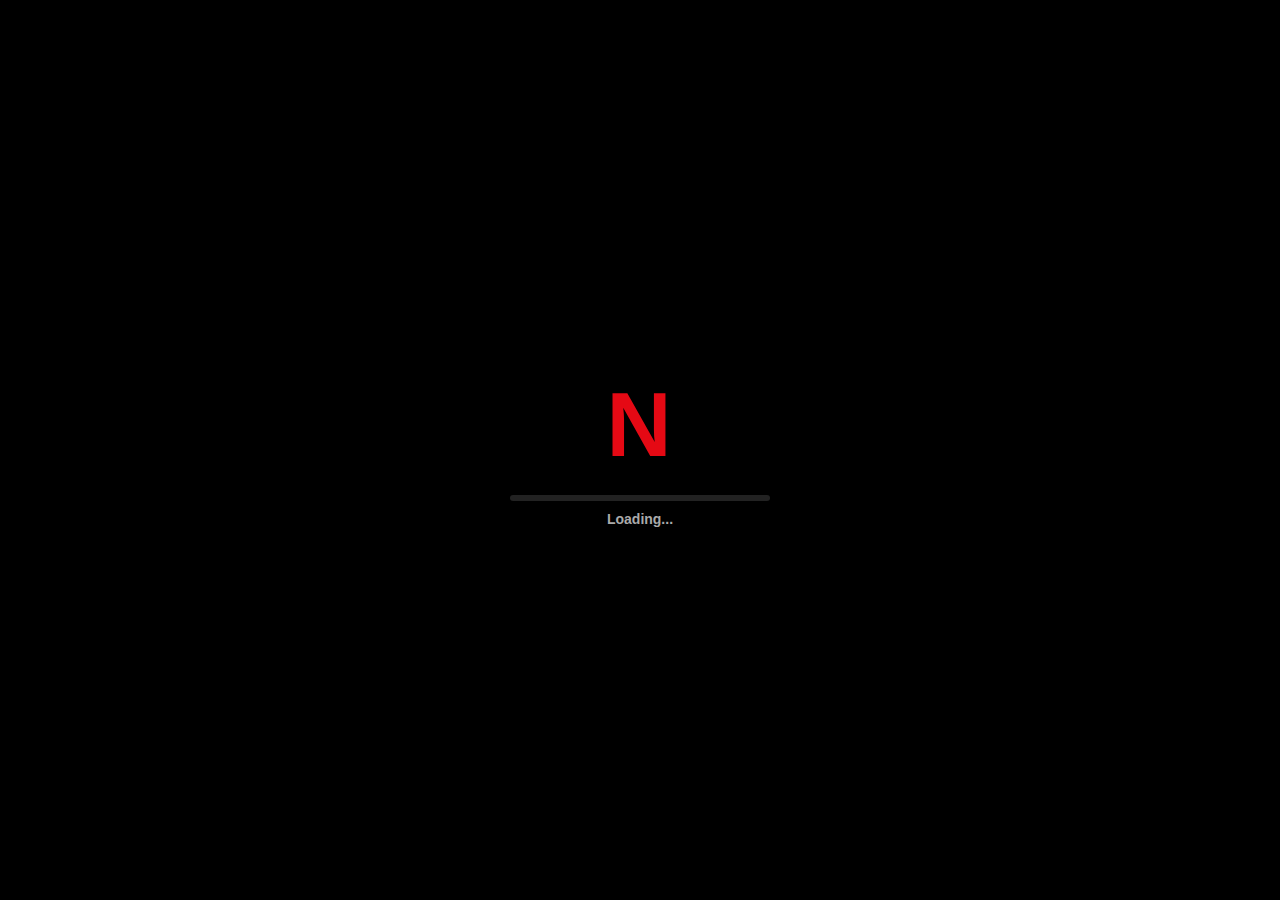
<file: netflix-insane-clone/index.html>
<!DOCTYPE html>
<html lang="en">
<head>
  <meta charset="UTF-8" />
  <meta name="viewport" content="width=device-width, initial-scale=1.0"/>
  <title>Netflix Clone</title>
  <link rel="stylesheet" href="loader.css" />
</head>
<body>

  <!-- LOADER SCREEN -->
  <div class="loader-screen" id="loader">
    <div class="logo-wrap">
      <div class="netflix-n">N</div>
      <div class="loading-bar">
        <div class="loading-fill"></div>
      </div>
      <p class="loading-text">Loading...</p>
    </div>
  </div>

  <script src="loader.js"></script>
</body>
</html>
</file>
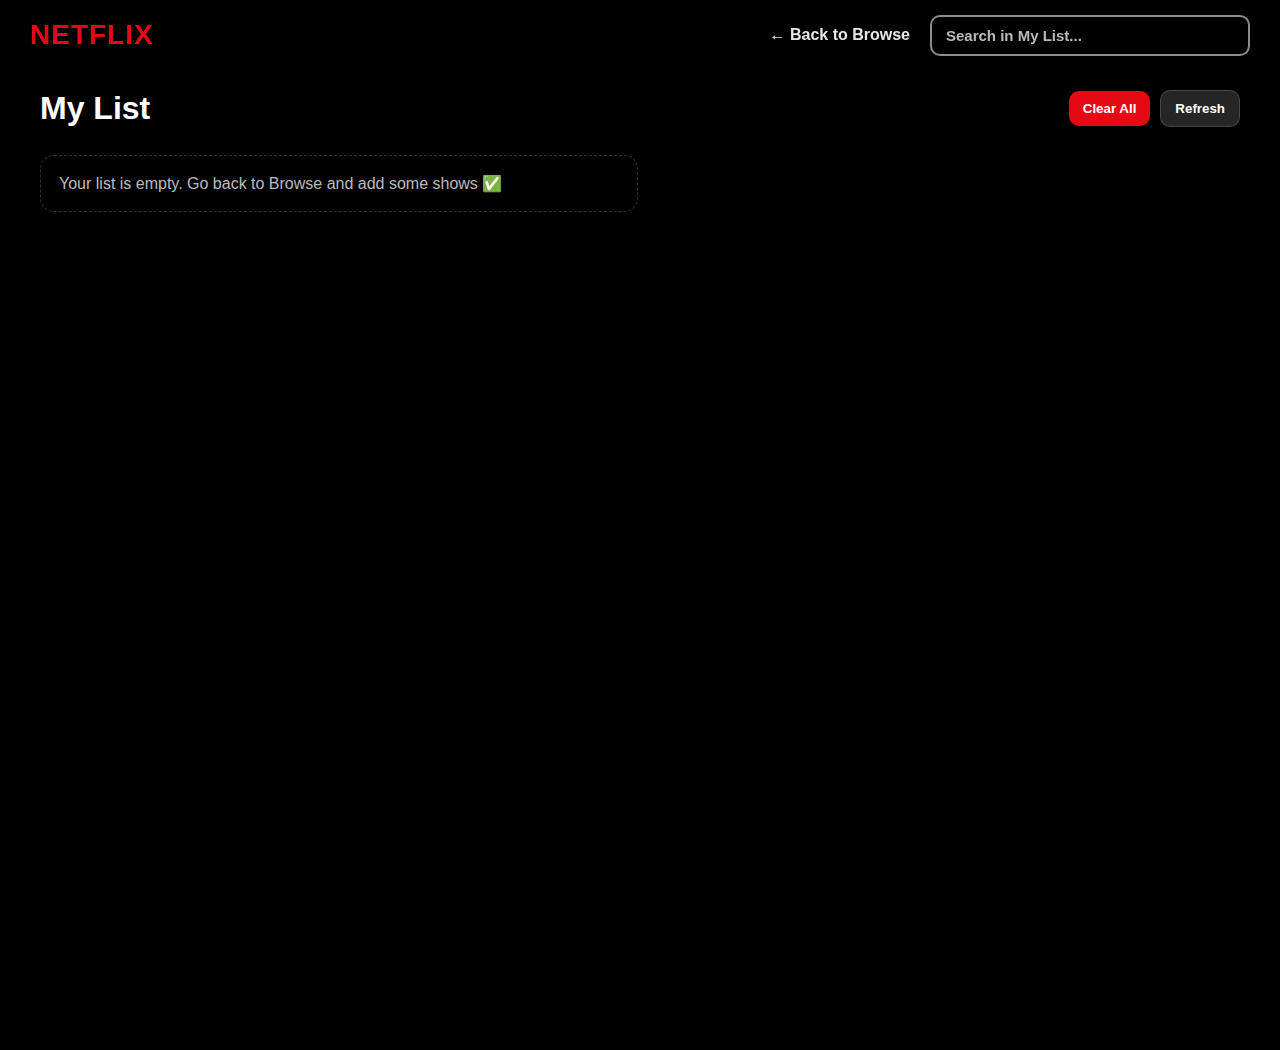
<file: netflix-insane-clone/mylist.html>
<!DOCTYPE html>
<html lang="en">
<head>
  <meta charset="UTF-8" />
  <meta name="viewport" content="width=device-width, initial-scale=1.0" />
  <title>My List • Netflix Clone</title>

  <!-- same browse.css use karna ho to ye rakho -->
  <link rel="stylesheet" href="browse.css" />

  <!-- extra small styling for mylist page -->
  <style>
    .page-wrap{
      padding:90px 40px 60px;
      min-height:100vh;
      background:#000;
      color:#fff;
    }
    .page-head{
      display:flex;
      align-items:center;
      justify-content:space-between;
      gap:12px;
      flex-wrap:wrap;
      margin-bottom:18px;
    }
    .page-head h1{
      margin:0;
      font-size:32px;
    }
    .head-actions{
      display:flex;
      gap:10px;
      flex-wrap:wrap;
      align-items:center;
    }
    .btn{
      border:none;
      cursor:pointer;
      padding:10px 14px;
      border-radius:10px;
      font-weight:800;
    }
    .btn-dark{
      background:rgba(109,109,110,0.35);
      color:#fff;
      border:1px solid rgba(255,255,255,0.15);
    }
    .btn-red{
      background:#e50914;
      color:#fff;
    }
    .grid{
      display:grid;
      grid-template-columns:repeat(auto-fill, minmax(220px, 1fr));
      gap:14px;
      margin-top:14px;
    }
    .card2{
      background:#111;
      border:1px solid rgba(255,255,255,0.12);
      border-radius:14px;
      overflow:hidden;
      box-shadow:0 14px 30px rgba(0,0,0,0.55);
      display:flex;
      flex-direction:column;
    }
    .card2 img{
      width:100%;
      height:140px;
      object-fit:cover;
      display:block;
    }
    .card2-body{
      padding:12px;
      display:flex;
      flex-direction:column;
      gap:8px;
    }
    .card2-title{
      margin:0;
      font-size:16px;
      font-weight:900;
      line-height:1.2;
    }
    .card2-meta{
      margin:0;
      color:#bbb;
      font-size:13px;
      font-weight:700;
    }
    .card2-actions{
      display:flex;
      gap:8px;
      flex-wrap:wrap;
      margin-top:6px;
    }
    .btn-play{
      background:#fff;
      color:#000;
    }
    .btn-remove{
      background:rgba(229,9,20,0.15);
      color:#fff;
      border:1px solid rgba(229,9,20,0.55);
    }
    .empty{
      margin-top:28px;
      padding:18px;
      border:1px dashed rgba(255,255,255,0.2);
      border-radius:14px;
      color:#bbb;
      max-width:560px;
    }
  </style>
</head>

<body>

  <!-- NAVBAR (same style) -->
  <div class="navbar">
    <div class="logo">NETFLIX</div>

    <div class="nav-right">
      <a href="browse.html" class="mylist-link">← Back to Browse</a>
      <div class="search-box">
        <input id="mySearch" placeholder="Search in My List..." />
      </div>
    </div>
  </div>

  <div class="page-wrap">
    <div class="page-head">
      <h1>My List</h1>

      <div class="head-actions">
        <button id="clearAll" class="btn btn-red">Clear All</button>
        <button id="refreshBtn" class="btn btn-dark">Refresh</button>
      </div>
    </div>

    <div id="emptyState" class="empty" style="display:none;">
      Your list is empty. Go back to Browse and add some shows ✅
    </div>

    <div id="myGrid" class="grid"></div>
  </div>

  <script src="mylist.js"></script>
</body>
</html>
</file>
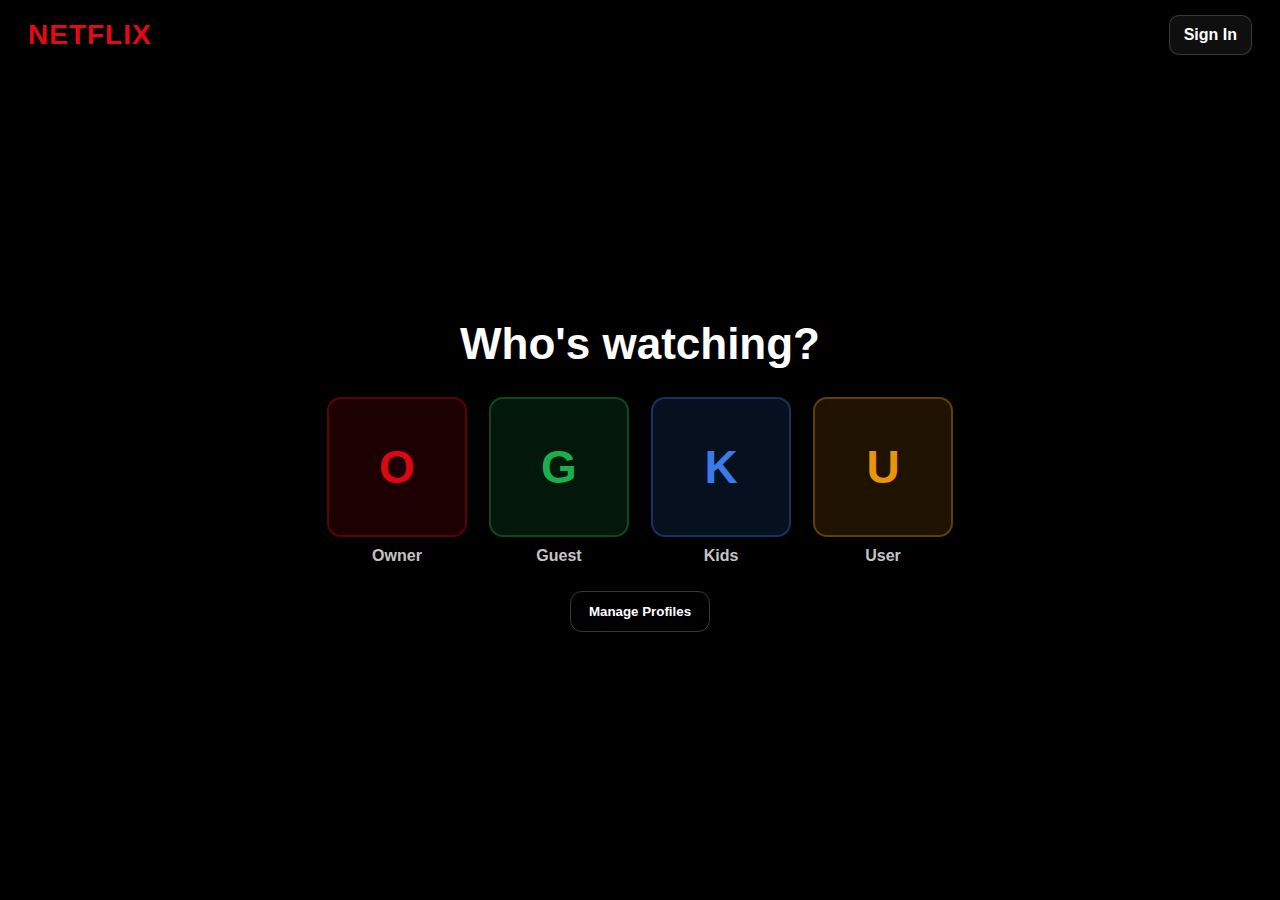
<file: netflix-insane-clone/profiles.html>
<!DOCTYPE html>
<html lang="en">
<head>
  <meta charset="UTF-8" />
  <meta name="viewport" content="width=device-width, initial-scale=1.0"/>
  <title>Who's watching? • Netflix Clone</title>
  <link rel="stylesheet" href="profiles.css" />
</head>
<body>

  <div class="topbar">
    <div class="logo">NETFLIX</div>
    <a class="signin" href="signin.html">Sign In</a>
  </div>

  <main class="wrap">
    <h1>Who's watching?</h1>

    <div class="profiles" id="profiles">
      <!-- JS se profiles render honge -->
    </div>

    <button class="manage" id="manageBtn">Manage Profiles</button>
  </main>

  <script src="profiles.js"></script>
</body>
</html>
</file>
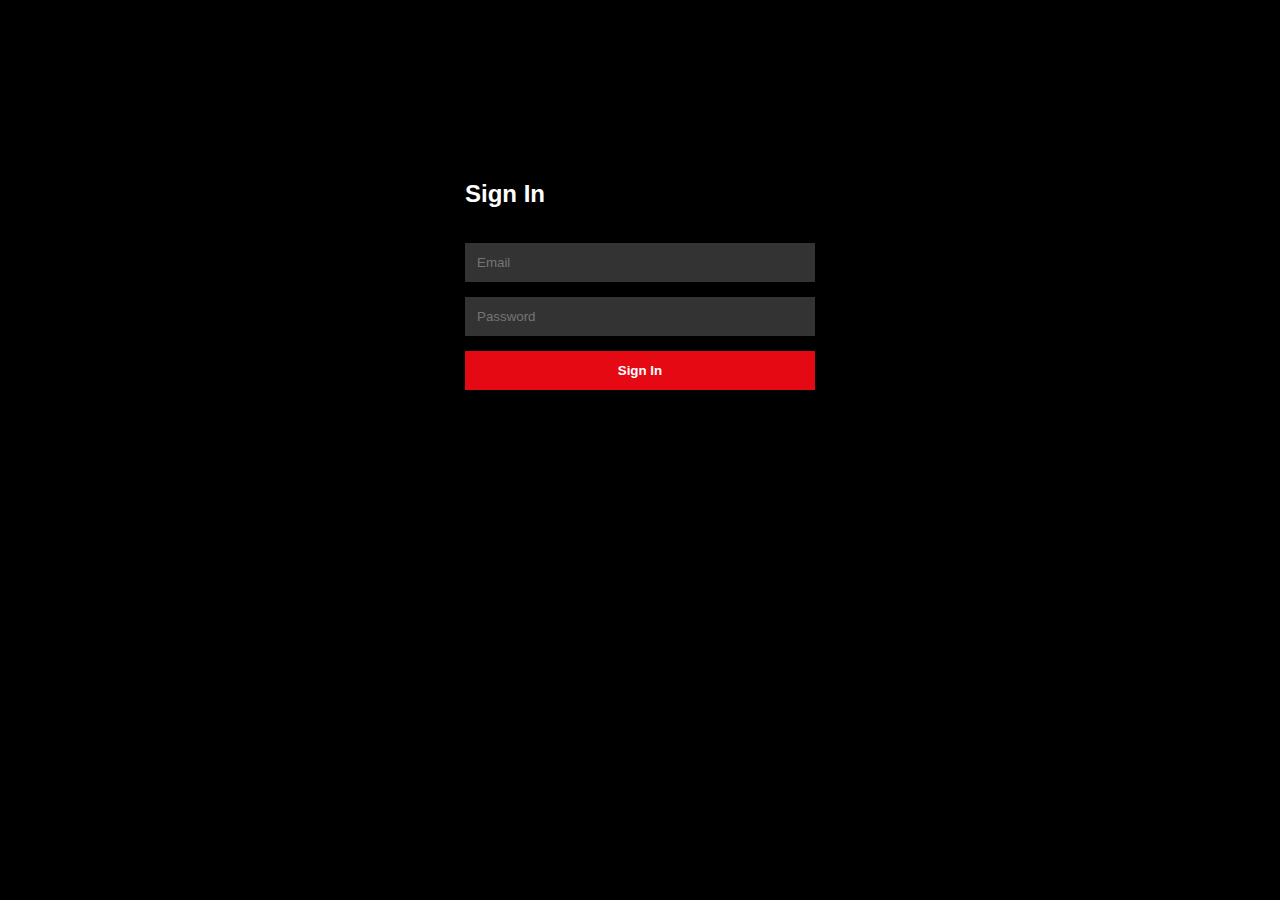
<file: netflix-insane-clone/signin.html>
<!DOCTYPE html>
<html>
<head>
  <title>Sign In</title>
  <link rel="stylesheet" href="auth.css">
</head>
<body>

<div class="auth-box">
  <h2>Sign In</h2>

  <input type="text" placeholder="Email">
  <input type="password" placeholder="Password">

  <button onclick="login()">Sign In</button>
</div>

<script>
function login(){
  window.location.href = "loader.html";
}
</script>

</body>
</html>
</file>
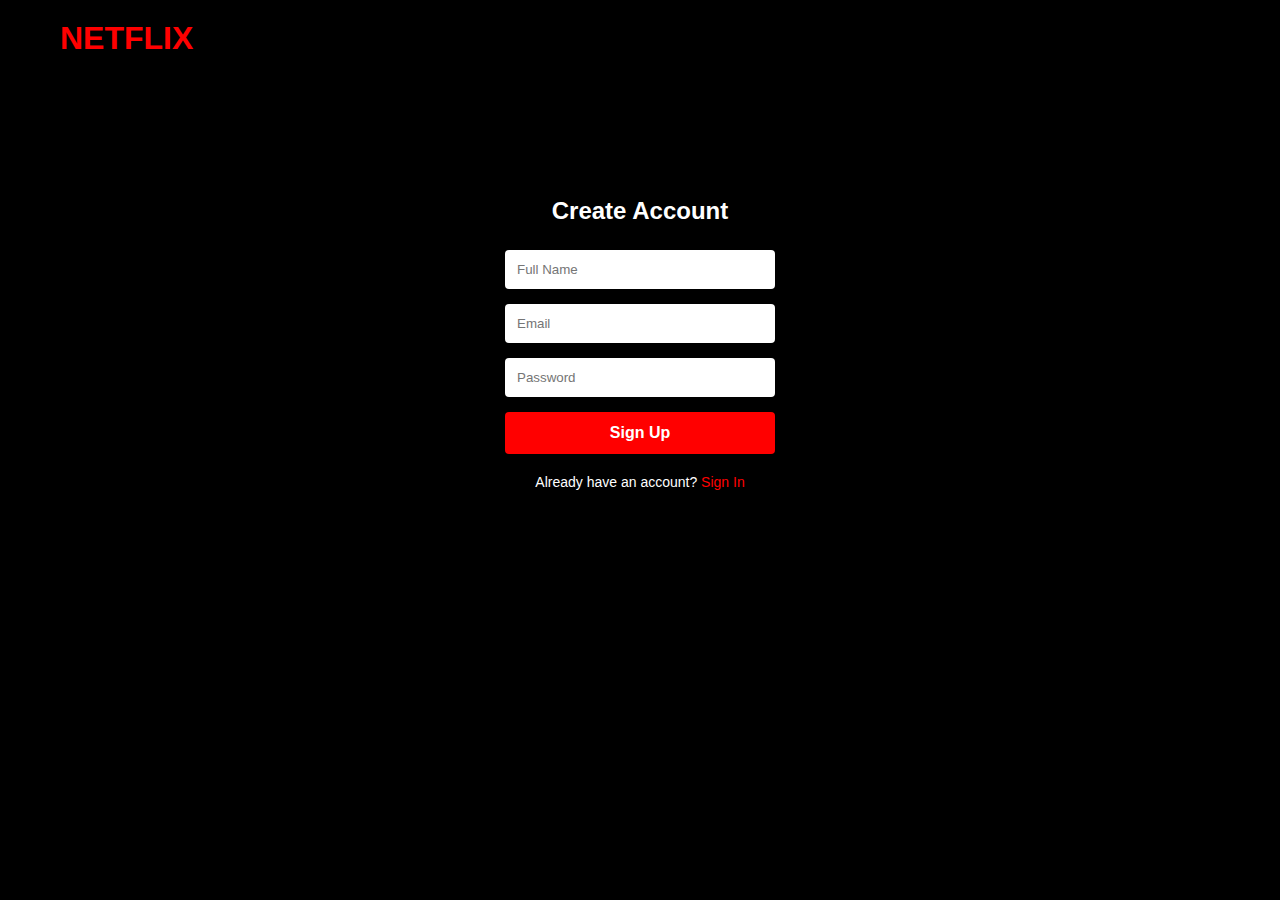
<file: netflix-insane-clone/signup.html>
<!DOCTYPE html>
<html lang="en">
<head>
<meta charset="UTF-8">
<meta name="viewport" content="width=device-width, initial-scale=1.0">
<title>Sign Up - Netflix Clone</title>
<link rel="stylesheet" href="signup.css">
</head>

<body>

<nav>
  <h1 class="logo">NETFLIX</h1>
</nav>

<div class="signup-box">

  <h2>Create Account</h2>

  <input type="text" placeholder="Full Name">
  <input type="email" placeholder="Email">
  <input type="password" placeholder="Password">

  <button onclick="goHome()">Sign Up</button>

  <p>Already have an account? 
    <a href="signin.html">Sign In</a>
  </p>

</div>

<script>
function goHome(){
  alert("Account Created Successfully 😎");
  window.location.href = "index.html";
}
</script>

</body>
</html>
</file>
<file: netflix-insane-clone/loader.css>
body{
  margin:0;
  background:#000;
  font-family: Arial, Helvetica, sans-serif;
  overflow:hidden;
}

.loader-screen{
  position:fixed;
  inset:0;
  display:flex;
  align-items:center;
  justify-content:center;
  background:#000;
}

.logo-wrap{
  text-align:center;
}

.netflix-n{
  font-size:90px;
  font-weight:900;
  color:#e50914;
  letter-spacing:2px;
  animation: pop 1.2s ease-in-out infinite alternate;
}

@keyframes pop{
  from{ transform:scale(1); opacity:0.7; }
  to{ transform:scale(1.06); opacity:1; }
}

.loading-bar{
  width:260px;
  height:6px;
  background:#222;
  border-radius:50px;
  margin:18px auto 10px;
  overflow:hidden;
}

.loading-fill{
  width:0%;
  height:100%;
  background:#e50914;
  border-radius:50px;
  animation: load 2.2s ease forwards;
}

@keyframes load{
  to{ width:100%; }
}

.loading-text{
  color:#aaa;
  font-weight:700;
  margin:0;
  font-size:14px;
}
</file>
<file: netflix-insane-clone/browse.css>
body{
  margin:0;
  background:#000;
  color:#fff;
  font-family:Arial, Helvetica, sans-serif;
  overflow-x:hidden;
}

/* NAVBAR */
.navbar{
  position:fixed;
  top:0;
  left:0;
  right:0;
  height:70px;
  padding:0 30px;
  display:flex;
  align-items:center;
  justify-content:space-between;
  background:linear-gradient(to bottom, rgba(0,0,0,0.9), transparent);
  z-index:1000;
  box-sizing:border-box;
}

.logo{
  color:#e50914;
  font-size:28px;
  font-weight:bold;
  letter-spacing:1px;
  white-space:nowrap;
}

.mylist-link{
  color:#fff;
  text-decoration:none;
  font-weight:700;
  opacity:.9;
  margin-left:18px;
}
.mylist-link:hover{ opacity:1; }

/* SEARCH */
.search-box{
  flex-shrink:0;
  max-width:320px;
  width:min(320px, 42vw);
}

.search-box input{
  width:100%;
  padding:10px 14px;
  background:#000;
  border:2px solid rgba(255,255,255,0.55);
  border-radius:10px;
  color:#fff;
  font-size:15px;
  font-weight:700;
  outline:none;
  box-sizing:border-box;
  transition:0.25s ease;
}

.search-box input::placeholder{
  color:#b9b9b9;
  font-weight:700;
}

.search-box input:hover{
  border-color:rgba(255,255,255,0.85);
}

.search-box input:focus{
  border-color:#e50914;
  box-shadow:0 0 10px rgba(229,9,20,0.55);
}

/* HERO (navbar space fixed) */
.hero{
  position:relative;
  height:calc(100vh - 70px);
  margin-top:70px;   /* push hero below navbar */
  overflow:hidden;
}

#bgVideo{
  position:absolute;
  inset:0;
  width:100%;
  height:100%;
  object-fit:cover;
  filter:brightness(40%);
}

/* HERO CONTENT */
.hero-content{
  position:absolute;
  left:60px;
  bottom:25%;
  max-width:650px;
  z-index:5;
}

.hero-content h1{
  font-size:64px;
  margin:0 0 10px 0;
}

.hero-content p{
  margin:0 0 18px 0;
  color:#ddd;
  font-size:18px;
}

/* BUTTONS */
.buttons button{
  border:none;
  padding:12px 26px;
  font-size:18px;
  cursor:pointer;
  border-radius:4px;
  margin-right:10px;
}

#playBtn{
  background:#fff;
  color:#000;
}

.list{
  background:rgba(109,109,110,0.7);
  color:#fff;
}

/* ARROWS */
.arrow{
  position:absolute;
  top:50%;
  transform:translateY(-50%);
  font-size:60px;
  color:#fff;
  background:rgba(0,0,0,0.35);
  border:none;
  padding:10px 18px;
  cursor:pointer;
  z-index:10;
}

.left{ left:18px; }
.right{ right:18px; }

/* TRENDING ROW (NO OVERLAP) */
.row{
  padding:20px 40px;
  margin-top:0;   /* IMPORTANT: removed negative overlap */
}

.row h2{
  margin:0 0 12px 0;
  font-size:28px;
}

.row-posters{
  display:flex;
  gap:12px;
  overflow-x:auto;
  padding-bottom:10px;
}

.row-posters::-webkit-scrollbar{ height:6px; }
.row-posters::-webkit-scrollbar-thumb{
  background:#333;
  border-radius:20px;
}

.card img{
  width:240px;
  border-radius:6px;
  transition:transform .25s;
  cursor:pointer;
}
.card img:hover{ transform:scale(1.08); }

/* CATEGORY ROWS */
.cat{ padding:12px 40px; }
.cat h2{ margin:0 0 10px 0; font-size:22px; }

.cat-row{
  display:flex;
  gap:12px;
  overflow-x:auto;
  padding-bottom:10px;
}
.cat-row::-webkit-scrollbar{ height:6px; }
.cat-row::-webkit-scrollbar-thumb{ background:#333; border-radius:20px; }

.poster{
  position:relative;
  min-width:200px;
  height:120px;
  border-radius:8px;
  overflow:hidden;
  cursor:pointer;
  border:1px solid #222;
}
.poster img{
  width:100%;
  height:100%;
  object-fit:cover;
  display:block;
  transition:.25s;
}
.poster:hover img{ transform:scale(1.07); }

.addBtn{
  position:absolute;
  right:10px;
  bottom:10px;
  background:rgba(0,0,0,0.75);
  border:1px solid rgba(255,255,255,0.25);
  color:#fff;
  padding:6px 10px;
  border-radius:8px;
  font-weight:800;
  cursor:pointer;
}

/* RESPONSIVE */
@media (max-width: 600px){
  .navbar{ padding:0 16px; height:64px; }
  .hero{ height:calc(100vh - 64px); margin-top:64px; }
  .hero-content{ left:20px; bottom:22%; }
  .hero-content h1{ font-size:44px; }
}
.nav-right{
  display:flex;
  align-items:center;
  gap:20px;
}

/* ===== PRO ROW LOOK ===== */
.cat-row{
  display:flex;
  gap:12px;
  overflow-x:auto;
  scroll-behavior:smooth;
  padding:6px 4px 14px;
  scrollbar-width:none;
  cursor:grab;
  user-select:none;
}

.cat-row:active{
  cursor:grabbing;
}

.cat-row::-webkit-scrollbar{ display:none; }

/* Poster Pro Hover */
.poster{
  position:relative;
  min-width:220px;
  height:130px;
  border-radius:10px;
  overflow:hidden;
  border:1px solid #222;
  background:#111;
  flex:0 0 auto;
  transition:transform .25s ease, box-shadow .25s ease, border-color .25s ease;
}

.poster img{
  width:100%;
  height:100%;
  object-fit:cover;
  display:block;
  transform:scale(1);
  transition:transform .35s ease;
}

.poster:hover{
  transform:translateY(-6px) scale(1.06);
  box-shadow:0 18px 40px rgba(0,0,0,0.65);
  border-color:rgba(255,255,255,0.25);
  z-index:2;
}

.poster:hover img{
  transform:scale(1.12);
}

/* Dark gradient overlay on hover */
.poster::after{
  content:"";
  position:absolute;
  inset:0;
  background:linear-gradient(to top, rgba(0,0,0,0.75), transparent 60%);
  opacity:0;
  transition:.25s ease;
}
.poster:hover::after{ opacity:1; }

/* Add button appears nicely */
.addBtn{
  position:absolute;
  right:10px;
  bottom:10px;
  background:rgba(0,0,0,0.75);
  border:1px solid rgba(255,255,255,0.25);
  color:#fff;
  padding:7px 10px;
  border-radius:10px;
  font-weight:800;
  cursor:pointer;
  opacity:0;
  transform:translateY(6px);
  transition:.25s ease;
  z-index:3;
}

.poster:hover .addBtn{
  opacity:1;
  transform:translateY(0);
}

.addBtn:hover{
  border-color:#e50914;
}

/* Optional: row edge fade like Netflix */
.cat{
  position:relative;
}

.cat::before,
.cat::after{
  content:"";
  position:absolute;
  top:42px;
  bottom:10px;
  width:40px;
  pointer-events:none;
  z-index:4;
}
.cat::before{
  left:40px;
  background:linear-gradient(to right, #000, transparent);
}
.cat::after{
  right:40px;
  background:linear-gradient(to left, #000, transparent);
}
/* ===== FOOTER ===== */

.site-footer{
  background:#000;
  padding:40px 20px;
  margin-top:60px;
  border-top:1px solid rgba(255,255,255,0.08);
}

.footer-content{
  max-width:900px;
  margin:auto;
  text-align:center;
  color:#888;
  font-size:14px;
  line-height:1.6;
}

.footer-content p{
  margin:8px 0;
}

.footer-content .copyright{
  color:#aaa;
  font-weight:600;
}

/* ===== DETAILS MODAL ===== */
.modal{
  display:none;
  position:fixed;
  inset:0;
  background:rgba(0,0,0,0.75);
  backdrop-filter: blur(6px);
  z-index:5000;
  align-items:center;
  justify-content:center;
  padding:20px;
  box-sizing:border-box;
}

.modal-box{
  width:min(920px, 96vw);
  background:#111;
  border:1px solid rgba(255,255,255,0.12);
  border-radius:16px;
  overflow:hidden;
  box-shadow:0 30px 80px rgba(0,0,0,0.75);
  position:relative;
  display:grid;
  grid-template-columns: 1.2fr 1fr;
}

.modal-close{
  position:absolute;
  top:10px;
  right:14px;
  font-size:34px;
  color:#fff;
  cursor:pointer;
  opacity:.85;
}
.modal-close:hover{ opacity:1; }

.modal-media{
  background:#000;
  min-height:360px;
}
.modal-media img{
  width:100%;
  height:100%;
  object-fit:cover;
  display:block;
}

.modal-info{
  padding:18px 18px 20px;
}

.modal-info h2{
  margin:0 0 8px;
  font-size:26px;
}

#modalMeta{
  margin:0 0 12px;
  color:#bbb;
  font-weight:700;
  font-size:14px;
}

#modalDesc{
  margin:0 0 16px;
  color:#ddd;
  line-height:1.5;
  font-size:15px;
}

.modal-actions{
  display:flex;
  gap:10px;
  flex-wrap:wrap;
}

.modal-play{
  background:#fff;
  color:#000;
  border:none;
  padding:10px 16px;
  border-radius:10px;
  cursor:pointer;
  font-weight:900;
}

.modal-add{
  background:rgba(109,109,110,0.5);
  color:#fff;
  border:1px solid rgba(255,255,255,0.18);
  padding:10px 16px;
  border-radius:10px;
  cursor:pointer;
  font-weight:900;
}

@media (max-width: 780px){
  .modal-box{ grid-template-columns:1fr; }
  .modal-media{ min-height:260px; }
}

/* ===== POPUP MODAL ===== */
.modal{
  display:none;
  position:fixed;
  inset:0;
  background:rgba(0,0,0,0.75);
  backdrop-filter: blur(6px);
  justify-content:center;
  align-items:center;
  z-index:5000;
  padding:20px;
}

.modal-box{
  width:min(900px, 95vw);
  background:#111;
  border:1px solid rgba(255,255,255,0.12);
  border-radius:16px;
  overflow:hidden;
  display:flex;
  position:relative;
  box-shadow:0 20px 60px rgba(0,0,0,0.6);
}

.modal-close{
  position:absolute;
  top:12px;
  right:14px;
  font-size:22px;
  cursor:pointer;
  color:#fff;
  opacity:0.85;
}
.modal-close:hover{ opacity:1; }

.modal-left{
  width:40%;
  min-height:360px;
}
.modal-left img{
  width:100%;
  height:100%;
  object-fit:cover;
  display:block;
}

.modal-right{
  width:60%;
  padding:22px;
}

.modal-right h2{
  margin:0 0 8px;
  font-size:34px;
}

.modal-meta{
  opacity:0.85;
  font-weight:700;
  margin-bottom:12px;
}

.modal-desc{
  color:#ddd;
  line-height:1.45;
  margin:0 0 18px;
}

.modal-actions{
  display:flex;
  gap:12px;
  flex-wrap:wrap;
}

.modal-play{
  background:#fff;
  color:#000;
  border:none;
  padding:12px 18px;
  border-radius:10px;
  font-weight:800;
  cursor:pointer;
}

.modal-add{
  background:rgba(109,109,110,0.35);
  color:#fff;
  border:1px solid rgba(255,255,255,0.18);
  padding:12px 18px;
  border-radius:10px;
  font-weight:800;
  cursor:pointer;
}

@media (max-width:700px){
  .modal-box{ flex-direction:column; }
  .modal-left, .modal-right{ width:100%; }
  .modal-left{ min-height:240px; }
  .modal-right h2{ font-size:26px; }
}

.progressBar{
  position:absolute;
  bottom:0;
  left:0;
  width:100%;
  height:5px;
  background:#333;
}

.progressFill{
  height:100%;
  background:#e50914;
  transition:0.4s ease;
}

/* ===== DETAILS MODAL ===== */
#detailsModal{
  position:fixed;
  inset:0;
  background:rgba(0,0,0,0.78);
  display:none;
  align-items:center;
  justify-content:center;
  z-index:5000;
  padding:18px;
}

.modal-card{
  width:min(920px, 96vw);
  background:#111;
  border:1px solid rgba(255,255,255,0.12);
  border-radius:18px;
  overflow:hidden;
  position:relative;
  box-shadow:0 20px 60px rgba(0,0,0,0.7);
}

.modal-close{
  position:absolute;
  top:12px;
  right:14px;
  font-size:34px;
  color:#fff;
  cursor:pointer;
  opacity:.9;
  z-index:2;
}
.modal-close:hover{ opacity:1; }

.modal-media{
  width:100%;
  height:320px;
  background:#000;
}
.modal-media img{
  width:100%;
  height:100%;
  object-fit:cover;
  display:block;
  filter:brightness(85%);
}

.modal-body{
  padding:16px 18px 18px;
}

.modal-body h2{
  margin:0 0 6px 0;
  font-size:28px;
  font-weight:900;
}

.modal-meta{
  font-weight:800;
  color:#bbb;
  font-size:13px;
  margin-bottom:10px;
}

.modal-desc{
  margin:0 0 14px 0;
  color:#ddd;
  line-height:1.4;
}

.modal-actions{
  display:flex;
  gap:10px;
  flex-wrap:wrap;
}

.modal-btn{
  border:none;
  border-radius:10px;
  padding:10px 16px;
  font-weight:900;
  cursor:pointer;
}

.modal-play{
  background:#fff;
  color:#000;
}

.modal-add{
  background:rgba(109,109,110,0.35);
  color:#fff;
  border:1px solid rgba(255,255,255,0.18);
}

/* ===============================
   VERTICAL POSTERS (FINAL FIX)
================================ */

/* Category rows vertical */
.cat-row .poster{
  min-width:170px;
  height:255px;            /* 2:3 ratio feel */
  border-radius:12px;
}

.cat-row .poster img{
  width:100%;
  height:100%;
  object-fit:cover;        /* full poster fill */
}

/* Continue Watching should remain landscape */
#continueRow .poster{
  min-width:260px;
  height:150px;
}

#continueRow .poster img{
  object-fit:cover;
}
.cat-row .poster:hover{
  transform:translateY(-8px) scale(1.08);
}
</file>
<file: netflix-insane-clone/profiles.css>
*{ box-sizing:border-box; }

body{
  margin:0;
  background:#000;
  color:#fff;
  font-family: Arial, Helvetica, sans-serif;
}

.topbar{
  height:70px;
  display:flex;
  align-items:center;
  justify-content:space-between;
  padding:0 28px;
  background:linear-gradient(to bottom, rgba(0,0,0,0.9), transparent);
}

.logo{
  color:#e50914;
  font-weight:900;
  font-size:28px;
  letter-spacing:1px;
}

.signin{
  color:#fff;
  text-decoration:none;
  font-weight:800;
  padding:10px 14px;
  border:1px solid rgba(255,255,255,0.18);
  border-radius:10px;
  background:rgba(255,255,255,0.06);
}

.signin:hover{ background:rgba(255,255,255,0.12); }

.wrap{
  min-height:calc(100vh - 70px);
  display:flex;
  flex-direction:column;
  align-items:center;
  justify-content:center;
  padding:30px 18px 50px;
  gap:18px;
}

h1{
  margin:0;
  font-size:44px;
  font-weight:900;
  text-align:center;
}

.profiles{
  display:flex;
  gap:22px;
  flex-wrap:wrap;
  justify-content:center;
  margin-top:10px;
}

.profile{
  width:140px;
  text-align:center;
  cursor:pointer;
  opacity:0.95;
}

.avatar{
  width:140px;
  height:140px;
  border-radius:14px;
  background:#111;
  border:2px solid rgba(255,255,255,0.12);
  display:flex;
  align-items:center;
  justify-content:center;
  font-size:46px;
  font-weight:900;
  overflow:hidden;
  transition:0.2s ease;
}

.profile:hover .avatar{
  transform:scale(1.06);
  border-color:rgba(255,255,255,0.35);
}

.name{
  margin:10px 0 0;
  color:#cfcfcf;
  font-weight:800;
}

.manage{
  margin-top:8px;
  padding:12px 18px;
  border-radius:12px;
  border:1px solid rgba(255,255,255,0.22);
  background:transparent;
  color:#fff;
  font-weight:900;
  cursor:pointer;
}

.manage:hover{
  background:rgba(255,255,255,0.08);
}

@media (max-width:520px){
  h1{ font-size:34px; }
  .profile{ width:120px; }
  .avatar{ width:120px; height:120px; }
}
</file>
<file: netflix-insane-clone/auth.css>
body{
  margin:0;
  font-family:Arial;
  background:#000;
  color:#fff;
}

.landing{
  height:100vh;
  background:url('https://assets.nflxext.com/ffe/siteui/vlv3/...');
  background-size:cover;
  background-position:center;
  position:relative;
}

.landing::after{
  content:"";
  position:absolute;
  inset:0;
  background:rgba(0,0,0,0.6);
}

.nav{
  position:absolute;
  top:20px;
  left:40px;
  right:40px;
  display:flex;
  justify-content:space-between;
  align-items:center;
  z-index:2;
}

.logo{
  color:#e50914;
  font-size:32px;
  font-weight:bold;
}

.btn-red{
  background:#e50914;
  padding:8px 16px;
  color:#fff;
  text-decoration:none;
  border-radius:4px;
}

.center-content{
  position:absolute;
  top:50%;
  left:50%;
  transform:translate(-50%,-50%);
  text-align:center;
  z-index:2;
  width:80%;
}

.center-content h1{
  font-size:48px;
}

.email-box{
  margin-top:20px;
  display:flex;
  justify-content:center;
}

.email-box input{
  padding:15px;
  width:300px;
  border:none;
  outline:none;
}

.email-box button{
  background:#e50914;
  border:none;
  padding:15px 20px;
  color:#fff;
  font-weight:bold;
  cursor:pointer;
}

.auth-box{
  width:350px;
  margin:120px auto;
  background:rgba(0,0,0,0.8);
  padding:40px;
  border-radius:6px;
  display:flex;
  flex-direction:column;
  gap:15px;
}

.auth-box input{
  padding:12px;
  background:#333;
  border:none;
  color:#fff;
}

.auth-box button{
  padding:12px;
  background:#e50914;
  border:none;
  color:#fff;
  font-weight:bold;
  cursor:pointer;
}
</file>
<file: netflix-insane-clone/signup.css>
*{
  margin:0;
  padding:0;
  box-sizing:border-box;
  font-family: Arial, Helvetica, sans-serif;
}

body{
  background:black;
  color:white;
}

/* NAVBAR */
nav{
  padding:20px 60px;
}

.logo{
  color:red;
  font-size:32px;
  font-weight:bold;
}

/* SIGNUP BOX */
.signup-box{
  width:350px;
  background:rgba(0,0,0,0.8);
  padding:40px;
  margin:80px auto;
  border-radius:6px;
  text-align:center;
}

.signup-box h2{
  margin-bottom:25px;
}

.signup-box input{
  width:100%;
  padding:12px;
  margin-bottom:15px;
  border:none;
  border-radius:4px;
}

.signup-box button{
  width:100%;
  padding:12px;
  background:red;
  border:none;
  color:white;
  font-size:16px;
  font-weight:bold;
  border-radius:4px;
  cursor:pointer;
}

.signup-box button:hover{
  background:#e50914;
}

.signup-box p{
  margin-top:20px;
  font-size:14px;
}

.signup-box a{
  color:red;
  text-decoration:none;
}
</file>
